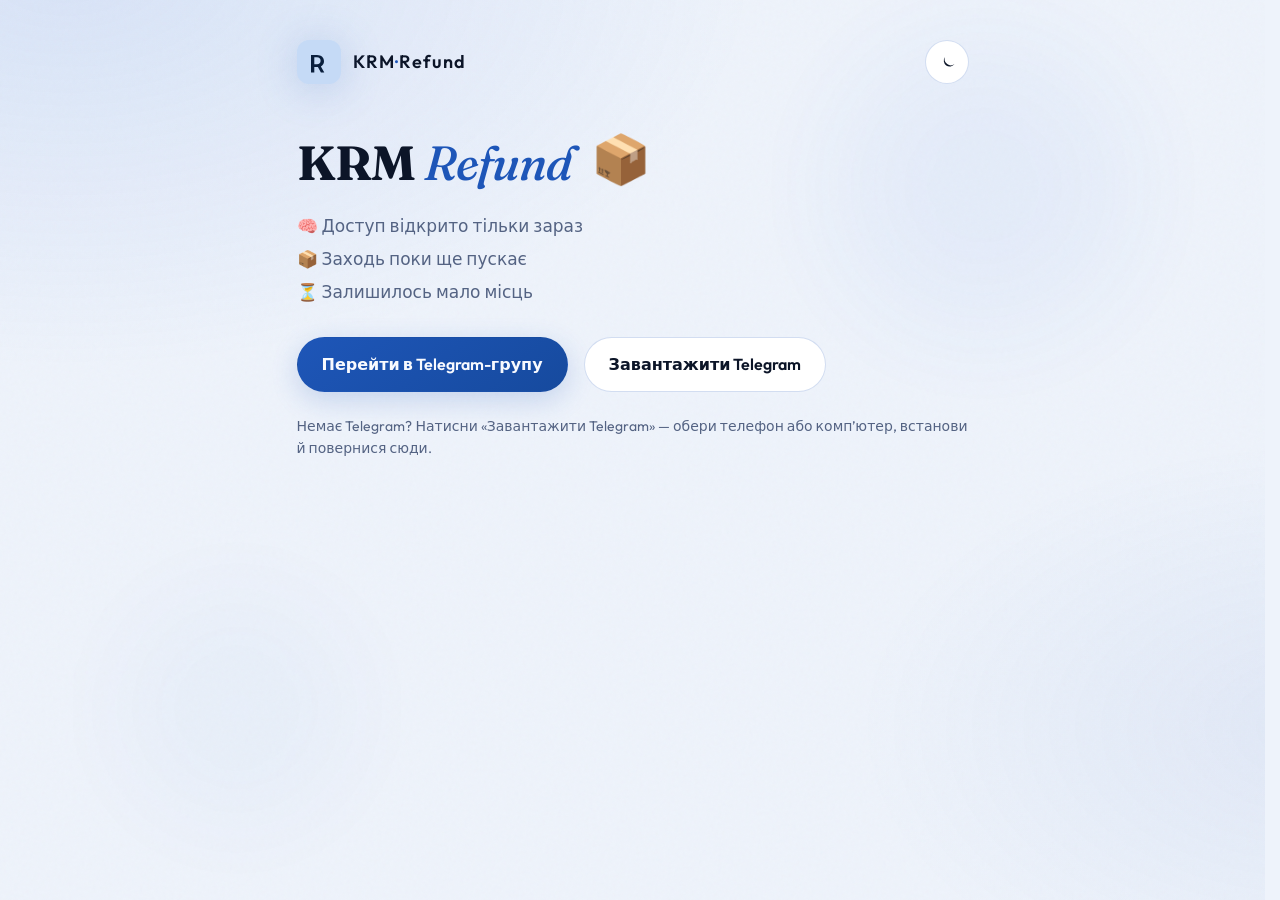
<file: index.html>
<!DOCTYPE html>
<html lang="uk">
<head>
  <meta charset="UTF-8" />
  <meta name="viewport" content="width=device-width, initial-scale=1, viewport-fit=cover" />
  <!-- Meta Pixel: одразу після viewport, як у Meta; інлайн — щоб не зривалось через шлях до .js -->
  <script>
    !(function (f, b, e, v, n, t, s) {
      if (f.fbq) return;
      n = f.fbq = function () {
        n.callMethod ? n.callMethod.apply(n, arguments) : n.queue.push(arguments);
      };
      if (!f._fbq) f._fbq = n;
      n.push = n;
      n.loaded = !0;
      n.version = "2.0";
      n.queue = [];
      t = b.createElement(e);
      t.async = !0;
      t.src = v;
      s = b.getElementsByTagName(e)[0];
      s.parentNode.insertBefore(t, s);
    })(window, document, "script", "https://connect.facebook.net/en_US/fbevents.js");
    fbq("init", "1691911351803132");
    fbq("track", "PageView");
  </script>
  <noscript
    ><img
      height="1"
      width="1"
      style="display: none"
      alt=""
      src="https://www.facebook.com/tr?id=1691911351803132&ev=PageView&noscript=1"
  /></noscript>
  <meta id="meta-theme-color" name="theme-color" content="#050914" />
  <title>KRM Refund — Telegram</title>
  <meta name="description" content="Доступ відкрито тільки зараз. Заходь у Telegram — залишилось мало місць." />
  <meta name="mobile-web-app-capable" content="yes" />
  <meta name="apple-mobile-web-app-capable" content="yes" />
  <meta id="meta-apple-status" name="apple-mobile-web-app-status-bar-style" content="black-translucent" />
  <script>
    (function () {
      try {
        var k = "krm-theme";
        var t = localStorage.getItem(k);
        if (t !== "light" && t !== "dark")
          t = window.matchMedia("(prefers-color-scheme: light)").matches ? "light" : "dark";
        document.documentElement.setAttribute("data-theme", t);
        document.documentElement.style.colorScheme = t;
        var mc = document.querySelector("#meta-theme-color");
        if (mc) mc.setAttribute("content", t === "light" ? "#eef3fb" : "#050914");
        var ap = document.querySelector("#meta-apple-status");
        if (ap) ap.setAttribute("content", t === "light" ? "default" : "black-translucent");
      } catch (e) {
        document.documentElement.setAttribute("data-theme", "dark");
        document.documentElement.style.colorScheme = "dark";
      }
    })();
  </script>
  <link rel="preconnect" href="https://fonts.googleapis.com" />
  <link rel="preconnect" href="https://fonts.gstatic.com" crossorigin />
  <link href="https://fonts.googleapis.com/css2?family=Fraunces:ital,opsz,wght@0,9..144,500;0,9..144,700;1,9..144,500&family=Outfit:wght@400;500;600&display=swap" rel="stylesheet" />
  <link rel="stylesheet" href="styles.css" />
  <link rel="icon" href="favicon.svg" type="image/svg+xml" />
</head>
<body>
  <div class="noise" aria-hidden="true"></div>

  <div class="page">
  <header class="header">
    <a class="logo" href="#" aria-label="KRM Refund, на початок">
      <svg class="logo__svg" width="44" height="44" viewBox="0 0 44 44" fill="none" xmlns="http://www.w3.org/2000/svg" aria-hidden="true">
        <rect width="44" height="44" rx="12" fill="var(--logo-bg)" />
        <path d="M14 15h6c4.5 0 7 2.8 7 6.3 0 2.4-1.2 4.1-3.1 5.1l3.4 6.1h-3.4l-3-5.4H17.3V32.5H14V15zm6 9.2c2.3 0 3.6-1.3 3.6-3.4 0-2.2-1.3-3.5-3.6-3.5h-2.7v6.9h2.7z" fill="currentColor" />
      </svg>
      <span class="logo__text">KRM<span class="logo__dot">·</span>Refund</span>
    </a>
    <button type="button" class="theme-toggle" id="theme-toggle">
      <svg class="theme-toggle__icon theme-toggle__icon--sun" width="20" height="20" viewBox="0 0 24 24" aria-hidden="true">
        <path fill="currentColor" d="M12 18a6 6 0 1 1 0-12 6 6 0 0 1 0 12Zm0-16a1 1 0 0 1 1 1v2a1 1 0 1 1-2 0V3a1 1 0 0 1 1-1Zm0 18a1 1 0 0 1 1 1v2a1 1 0 1 1-2 0v-2a1 1 0 0 1 1-1ZM4.22 4.22a1 1 0 0 1 1.42 0l1.42 1.42a1 1 0 1 1-1.42 1.42L4.22 5.64a1 1 0 0 1 0-1.42Zm12.72 12.72a1 1 0 0 1 1.41 0 1 1 0 0 1 0 1.42l-1.41 1.41a1 1 0 0 1-1.42-1.41l1.42-1.42ZM3 12a1 1 0 0 1 1-1h2a1 1 0 1 1 0 2H4a1 1 0 0 1-1-1Zm16 0a1 1 0 0 1 1-1h2a1 1 0 1 1 0 2h-2a1 1 0 0 1-1-1ZM5.64 18.36a1 1 0 0 1 0-1.42l1.41-1.41a1 1 0 1 1 1.42 1.42l-1.41 1.41a1 1 0 0 1-1.42 0ZM18.36 5.64a1 1 0 0 1 0-1.42 1 1 0 0 1 1.41 0l1.42 1.42a1 1 0 1 1-1.41 1.41l-1.42-1.41Z"/>
      </svg>
      <svg class="theme-toggle__icon theme-toggle__icon--moon" width="20" height="20" viewBox="0 0 24 24" aria-hidden="true">
        <path fill="currentColor" d="M21 14.5A7.5 7.5 0 0 1 9.5 6.1 6 6 0 1 0 21 14.5Z"/>
      </svg>
    </button>
  </header>

  <main class="main">
    <h1 class="title">
      KRM <em>Refund</em>
      <span class="title__pack" aria-hidden="true">📦</span>
    </h1>
    <div class="lead">
      <p>🧠 Доступ відкрито тільки зараз</p>
      <p>📦 Заходь поки ще пускає</p>
      <p>⏳ Залишилось мало місць</p>
    </div>

    <div class="actions">
      <a
        class="btn btn--primary"
        href="go.html"
      >
        <span class="btn__label">Перейти в Telegram-групу</span>
      </a>
      <a class="btn btn--ghost" href="https://telegram.org/apps" target="_blank" rel="noopener noreferrer">
        Завантажити Telegram
      </a>
    </div>

    <p class="hint">Немає Telegram? Натисни «Завантажити Telegram» — обери телефон або комп’ютер, встанови й повернися сюди.</p>
  </main>
  </div>
  <script src="theme.js"></script>
</body>
</html>
</file>
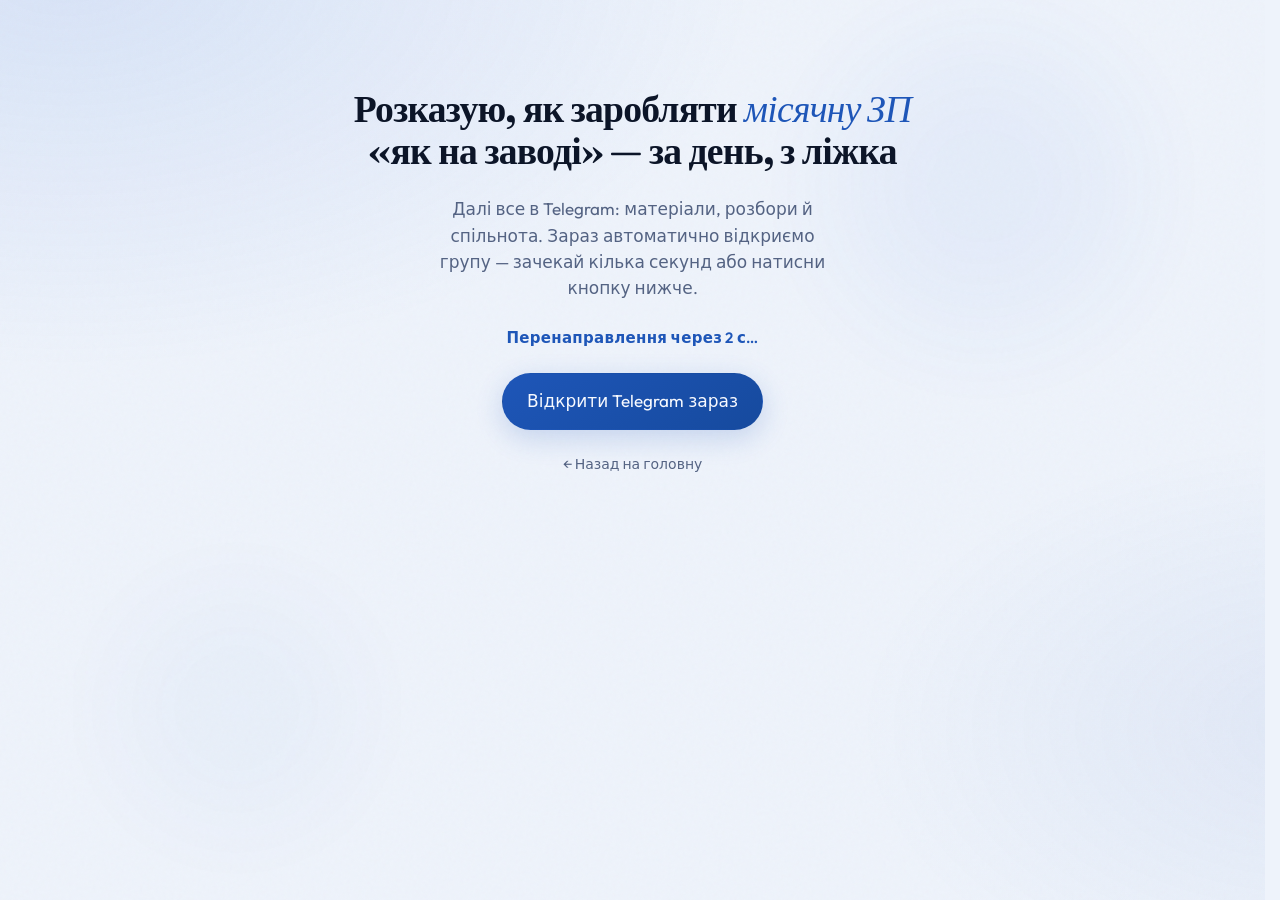
<file: go/index.html>
<!DOCTYPE html>
<html lang="uk">
<head>
  <meta charset="UTF-8" />
  <meta name="viewport" content="width=device-width, initial-scale=1, viewport-fit=cover" />
  <script>
    !(function (f, b, e, v, n, t, s) {
      if (f.fbq) return;
      n = f.fbq = function () {
        n.callMethod ? n.callMethod.apply(n, arguments) : n.queue.push(arguments);
      };
      if (!f._fbq) f._fbq = n;
      n.push = n;
      n.loaded = !0;
      n.version = "2.0";
      n.queue = [];
      t = b.createElement(e);
      t.async = !0;
      t.src = v;
      s = b.getElementsByTagName(e)[0];
      s.parentNode.insertBefore(t, s);
    })(window, document, "script", "https://connect.facebook.net/en_US/fbevents.js");
    fbq("init", "1691911351803132");
    fbq("track", "PageView");
  </script>
  <noscript
    ><img
      height="1"
      width="1"
      style="display: none"
      alt=""
      src="https://www.facebook.com/tr?id=1691911351803132&ev=PageView&noscript=1"
  /></noscript>
  <meta id="meta-theme-color" name="theme-color" content="#050914" />
  <title>Далі — Telegram | KRM Refund</title>
  <meta name="description" content="Зараз відкриється Telegram-група KRM Refund." />
  <meta name="robots" content="noindex, nofollow" />
  <script>
    (function () {
      try {
        var k = "krm-theme";
        var t = localStorage.getItem(k);
        if (t !== "light" && t !== "dark")
          t = window.matchMedia("(prefers-color-scheme: light)").matches ? "light" : "dark";
        document.documentElement.setAttribute("data-theme", t);
        document.documentElement.style.colorScheme = t;
        var mc = document.querySelector("#meta-theme-color");
        if (mc) mc.setAttribute("content", t === "light" ? "#eef3fb" : "#050914");
      } catch (e) {
        document.documentElement.setAttribute("data-theme", "dark");
        document.documentElement.style.colorScheme = "dark";
      }
    })();
  </script>
  <link rel="preconnect" href="https://fonts.googleapis.com" />
  <link rel="preconnect" href="https://fonts.gstatic.com" crossorigin />
  <link href="https://fonts.googleapis.com/css2?family=Fraunces:ital,opsz,wght@0,9..144,500;0,9..144,700;1,9..144,500&family=Outfit:wght@400;500;600&display=swap" rel="stylesheet" />
  <link rel="stylesheet" href="../styles.css" />
  <link rel="icon" href="../favicon.svg" type="image/svg+xml" />
</head>
<body>
  <div class="noise" aria-hidden="true"></div>

  <div class="page">
    <main class="main bridge">
      <h1 class="title bridge__title">
        Розказую, як заробляти <em>місячну ЗП</em> «як на заводі» — за день, з ліжка
      </h1>
      <p class="bridge__lead">
        Далі все в Telegram: матеріали, розбори й спільнота. Зараз автоматично відкриємо групу — зачекай кілька секунд або натисни кнопку нижче.
      </p>
      <p class="bridge__countdown" id="bridge-countdown" aria-live="polite">
        Перенаправлення через <span id="bridge-sec">3</span> с…
      </p>
      <div class="actions bridge__actions">
        <button type="button" class="btn btn--primary bridge__open" id="bridge-now">
          <span class="btn__label">Відкрити Telegram зараз</span>
        </button>
      </div>
      <p class="hint"><a class="bridge__back" href="../index.html">← Назад на головну</a></p>
    </main>
  </div>
  <script src="../theme.js"></script>
  <script src="../go-bridge.js"></script>
</body>
</html>
</file>
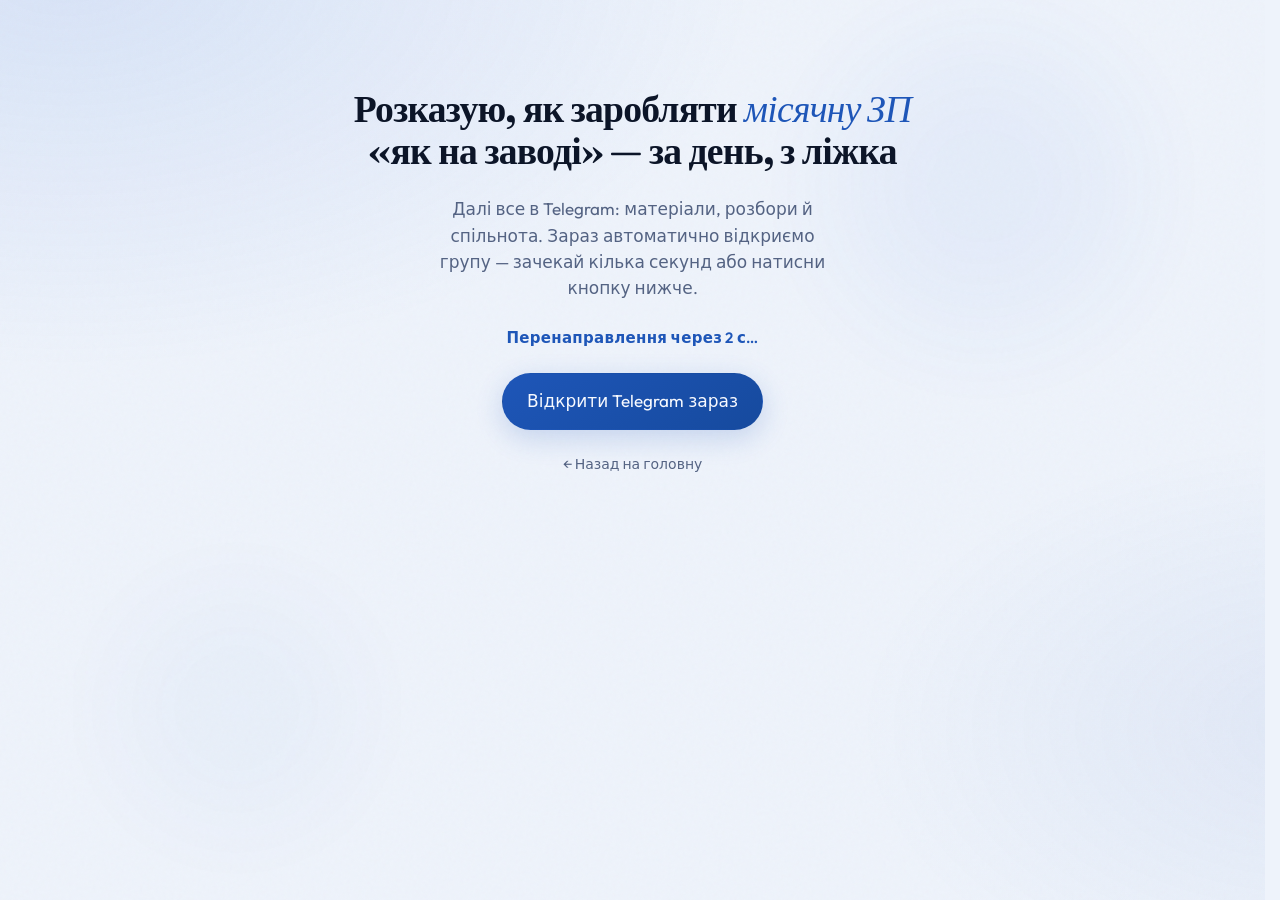
<file: go.html>
<!DOCTYPE html>
<html lang="uk">
<head>
  <meta charset="UTF-8" />
  <meta name="viewport" content="width=device-width, initial-scale=1, viewport-fit=cover" />
  <script>
    !(function (f, b, e, v, n, t, s) {
      if (f.fbq) return;
      n = f.fbq = function () {
        n.callMethod ? n.callMethod.apply(n, arguments) : n.queue.push(arguments);
      };
      if (!f._fbq) f._fbq = n;
      n.push = n;
      n.loaded = !0;
      n.version = "2.0";
      n.queue = [];
      t = b.createElement(e);
      t.async = !0;
      t.src = v;
      s = b.getElementsByTagName(e)[0];
      s.parentNode.insertBefore(t, s);
    })(window, document, "script", "https://connect.facebook.net/en_US/fbevents.js");
    fbq("init", "1691911351803132");
    fbq("track", "PageView");
  </script>
  <noscript
    ><img
      height="1"
      width="1"
      style="display: none"
      alt=""
      src="https://www.facebook.com/tr?id=1691911351803132&ev=PageView&noscript=1"
  /></noscript>
  <meta id="meta-theme-color" name="theme-color" content="#050914" />
  <title>Далі — Telegram | KRM Refund</title>
  <meta name="description" content="Зараз відкриється Telegram-група KRM Refund." />
  <meta name="robots" content="noindex, nofollow" />
  <script>
    (function () {
      try {
        var k = "krm-theme";
        var t = localStorage.getItem(k);
        if (t !== "light" && t !== "dark")
          t = window.matchMedia("(prefers-color-scheme: light)").matches ? "light" : "dark";
        document.documentElement.setAttribute("data-theme", t);
        document.documentElement.style.colorScheme = t;
        var mc = document.querySelector("#meta-theme-color");
        if (mc) mc.setAttribute("content", t === "light" ? "#eef3fb" : "#050914");
      } catch (e) {
        document.documentElement.setAttribute("data-theme", "dark");
        document.documentElement.style.colorScheme = "dark";
      }
    })();
  </script>
  <link rel="preconnect" href="https://fonts.googleapis.com" />
  <link rel="preconnect" href="https://fonts.gstatic.com" crossorigin />
  <link href="https://fonts.googleapis.com/css2?family=Fraunces:ital,opsz,wght@0,9..144,500;0,9..144,700;1,9..144,500&family=Outfit:wght@400;500;600&display=swap" rel="stylesheet" />
  <link rel="stylesheet" href="styles.css" />
  <link rel="icon" href="favicon.svg" type="image/svg+xml" />
</head>
<body>
  <div class="noise" aria-hidden="true"></div>

  <div class="page">
    <main class="main bridge">
      <h1 class="title bridge__title">
        Розказую, як заробляти <em>місячну ЗП</em> «як на заводі» — за день, з ліжка
      </h1>
      <p class="bridge__lead">
        Далі все в Telegram: матеріали, розбори й спільнота. Зараз автоматично відкриємо групу — зачекай кілька секунд або натисни кнопку нижче.
      </p>
      <p class="bridge__countdown" id="bridge-countdown" aria-live="polite">
        Перенаправлення через <span id="bridge-sec">3</span> с…
      </p>
      <div class="actions bridge__actions">
        <button type="button" class="btn btn--primary bridge__open" id="bridge-now">
          <span class="btn__label">Відкрити Telegram зараз</span>
        </button>
      </div>
      <p class="hint"><a class="bridge__back" href="index.html">← Назад на головну</a></p>
    </main>
  </div>
  <script src="theme.js"></script>
  <script src="go-bridge.js"></script>
</body>
</html>
</file>
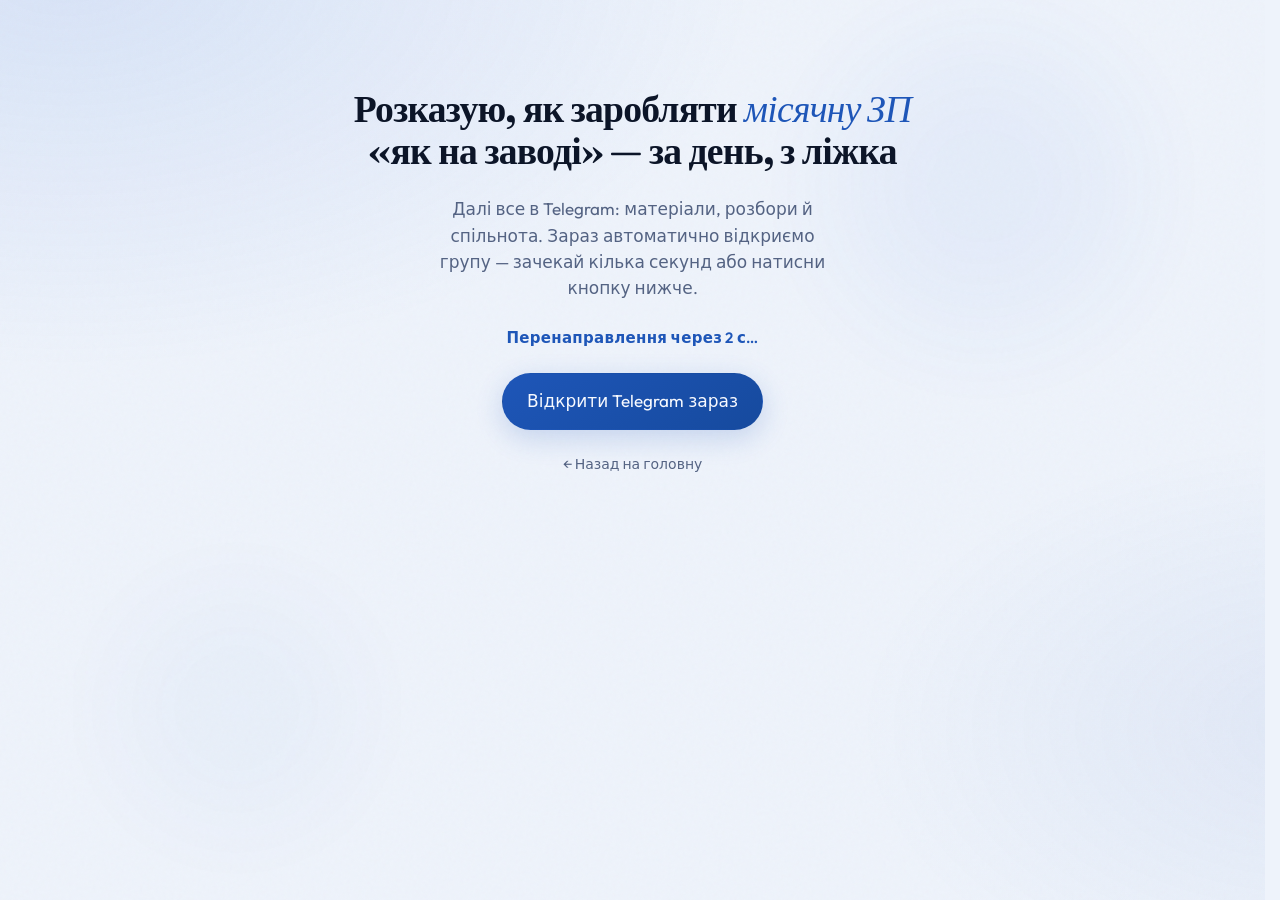
<file: group.html>
<!DOCTYPE html>
<html lang="uk">
<head>
  <meta charset="UTF-8" />
  <meta http-equiv="refresh" content="0;url=success.html" />
  <meta name="viewport" content="width=device-width, initial-scale=1" />
  <title>Redirect…</title>
  <script>
    location.replace("success.html");
  </script>
</head>
<body>
  <p><a href="success.html">Перейти далі</a></p>
</body>
</html>
</file>
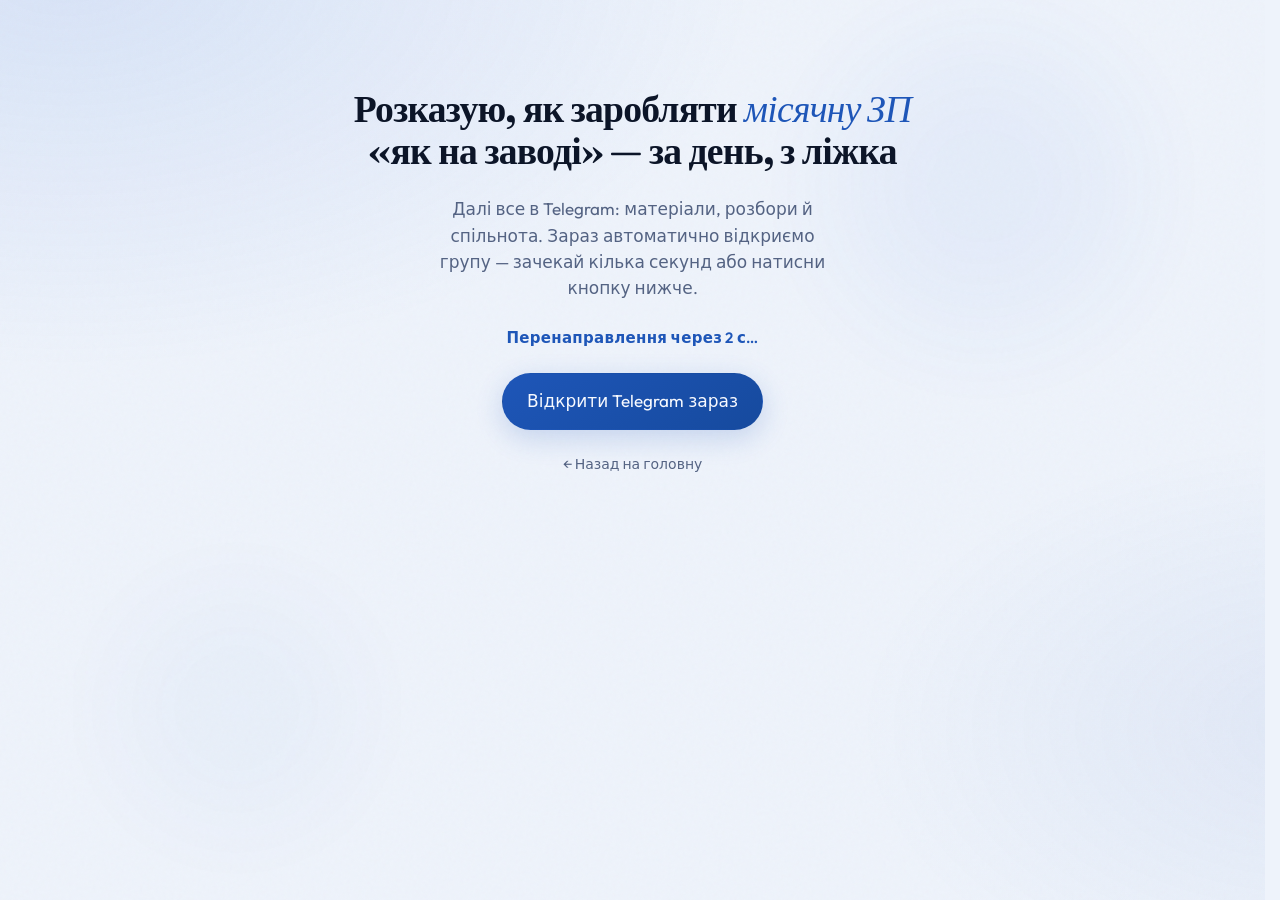
<file: success.html>
<!DOCTYPE html>
<html lang="uk">
<head>
  <meta charset="UTF-8" />
  <meta http-equiv="refresh" content="0;url=go.html" />
  <meta name="viewport" content="width=device-width, initial-scale=1" />
  <title>Redirect…</title>
  <script>
    location.replace("go.html");
  </script>
</head>
<body>
  <p><a href="go.html">Перейти далі</a></p>
</body>
</html>
</file>
<file: styles.css>
:root {
  --bg: #050914;
  --bg-elev: #0c1222;
  --text: #e8eef9;
  --muted: #7e8fb3;
  --accent: #5c9eff;
  --accent-dim: #3d7ad6;
  --border: rgba(92, 158, 255, 0.22);
  --logo-bg: #152744;
  --logo-fg: #dde9ff;
  --logo-shadow: rgba(92, 158, 255, 0.32);
  --btn-primary-text: #030811;
  --bg-glow-1: rgba(80, 140, 255, 0.14);
  --bg-glow-2: rgba(45, 95, 200, 0.09);
  --ghost-hover-bg: rgba(12, 18, 34, 0.96);
  --ghost-hover-border: rgba(120, 175, 255, 0.42);
  --primary-shadow: rgba(70, 130, 255, 0.3);
  --primary-hover-shadow: rgba(100, 160, 255, 0.42);
  --noise-opacity: 0.04;
  --noise-drift-high: 0.055;
  --font-display: "Fraunces", Georgia, serif;
  --font-ui: "Outfit", system-ui, sans-serif;
  --ease-out: cubic-bezier(0.22, 1, 0.36, 1);
}

[data-theme="light"] {
  color-scheme: light;
  --bg: #eef3fb;
  --bg-elev: #ffffff;
  --text: #0c1528;
  --muted: #546383;
  --accent: #1e56b8;
  --accent-dim: #164a9e;
  --border: rgba(30, 86, 184, 0.2);
  --logo-bg: #c5daf6;
  --logo-fg: #0a1f3d;
  --logo-shadow: rgba(30, 86, 184, 0.22);
  --btn-primary-text: #f8faff;
  --bg-glow-1: rgba(50, 110, 220, 0.12);
  --bg-glow-2: rgba(30, 86, 184, 0.07);
  --ghost-hover-bg: #e4ecf9;
  --ghost-hover-border: rgba(30, 86, 184, 0.38);
  --primary-shadow: rgba(30, 86, 184, 0.2);
  --primary-hover-shadow: rgba(30, 86, 184, 0.32);
  --noise-opacity: 0.028;
  --noise-drift-high: 0.045;
}

[data-theme="dark"] {
  color-scheme: dark;
}

*,
*::before,
*::after {
  box-sizing: border-box;
}

html {
  color-scheme: dark;
  scroll-behavior: smooth;
  -webkit-text-size-adjust: 100%;
  text-size-adjust: 100%;
  /* без цього вертикальний скролбар «їсть» лише правий край — колонка виглядає зміщеною вліво */
  scrollbar-gutter: stable;
}

body {
  margin: 0;
  min-height: 100vh;
  min-height: 100dvh;
  font-family: var(--font-ui);
  font-weight: 400;
  font-size: clamp(1rem, 2.8vw, 1.0625rem);
  line-height: 1.55;
  color: var(--text);
  background: var(--bg);
}

@keyframes bg-breathe {
  0%,
  100% {
    opacity: 0.45;
  }
  50% {
    opacity: 0.75;
  }
}

@keyframes fade-rise {
  from {
    opacity: 0;
    transform: translateY(1rem);
  }
  to {
    opacity: 1;
    transform: translateY(0);
  }
}

/* «Виліт» рядків ленду: зліва-знизу + легкий овершут */
@keyframes lead-fly-in {
  0% {
    opacity: 0;
    transform: translate3d(-2.25rem, 1.35rem, 0) scale(0.88);
  }
  62% {
    opacity: 1;
    transform: translate3d(0.35rem, -0.2rem, 0) scale(1.03);
  }
  100% {
    opacity: 1;
    transform: translate3d(0, 0, 0) scale(1);
  }
}

@keyframes logo-in {
  from {
    opacity: 0;
    transform: scale(0.94) translateY(-0.75rem);
  }
  to {
    opacity: 1;
    transform: scale(1) translateY(0);
  }
}

@keyframes accent-soft-pulse {
  0%,
  100% {
    text-shadow: 0 0 0 transparent;
  }
  50% {
    text-shadow: 0 0 28px rgba(100, 170, 255, 0.48);
  }
}

@keyframes accent-soft-pulse-light {
  0%,
  100% {
    text-shadow: 0 0 0 transparent;
  }
  50% {
    text-shadow: 0 0 22px rgba(30, 86, 184, 0.38);
  }
}

@keyframes noise-drift {
  0%,
  100% {
    opacity: var(--noise-base, 0.035);
  }
  50% {
    opacity: var(--noise-drift-high);
  }
}

@keyframes bg-shift {
  0%,
  100% {
    transform: translate3d(0, 0, 0) scale(1);
  }
  40% {
    transform: translate3d(2%, -1.5%, 0) scale(1.04);
  }
  70% {
    transform: translate3d(-2%, 2%, 0) scale(1.02);
  }
}

@keyframes logo-drift {
  0%,
  100% {
    transform: translateY(0);
  }
  50% {
    transform: translateY(-3px);
  }
}

@keyframes pack-bob {
  0%,
  100% {
    transform: translateY(0) rotate(0deg);
  }
  30% {
    transform: translateY(-4px) rotate(-6deg);
  }
  60% {
    transform: translateY(2px) rotate(4deg);
  }
}

@keyframes btn-shine {
  0%,
  40% {
    transform: translateX(-120%) skewX(-12deg);
  }
  60%,
  100% {
    transform: translateX(120%) skewX(-12deg);
  }
}

@keyframes ghost-border-glow {
  0%,
  100% {
    border-color: var(--border);
    box-shadow: 0 0 0 0 transparent;
  }
  50% {
    border-color: var(--ghost-hover-border);
    box-shadow: 0 0 20px rgba(92, 158, 255, 0.08);
  }
}

@keyframes ghost-border-glow-light {
  0%,
  100% {
    border-color: var(--border);
    box-shadow: 0 0 0 0 transparent;
  }
  50% {
    border-color: var(--ghost-hover-border);
    box-shadow: 0 0 18px rgba(30, 86, 184, 0.1);
  }
}

@keyframes orb-a {
  0%,
  100% {
    transform: translate(0, 0) scale(1);
  }
  50% {
    transform: translate(-18px, 22px) scale(1.08);
  }
}

@keyframes orb-b {
  0%,
  100% {
    transform: translate(0, 0) scale(1);
  }
  50% {
    transform: translate(14px, -18px) scale(1.06);
  }
}

@keyframes toggle-hint {
  0%,
  100% {
    box-shadow: 0 0 0 0 transparent;
  }
  50% {
    box-shadow: 0 0 0 3px rgba(92, 158, 255, 0.12);
  }
}

@keyframes toggle-hint-light {
  0%,
  100% {
    box-shadow: 0 0 0 0 transparent;
  }
  50% {
    box-shadow: 0 0 0 3px rgba(30, 86, 184, 0.12);
  }
}

body::before {
  content: "";
  position: fixed;
  inset: -20%;
  z-index: 0;
  pointer-events: none;
  background: radial-gradient(55% 45% at 18% 12%, var(--bg-glow-1), transparent 70%),
    radial-gradient(40% 35% at 88% 72%, var(--bg-glow-2), transparent 65%);
  animation: bg-breathe 14s ease-in-out infinite, bg-shift 26s ease-in-out infinite;
}

/* Центрування через block + margin: надінніше за flex на body (без втручання fixed-елементів) */
.page {
  position: relative;
  z-index: 1;
  width: 100%;
  max-width: 46rem;
  margin-inline: auto;
  min-height: 100dvh;
  display: flex;
  flex-direction: column;
  box-sizing: border-box;
  padding-top: max(1.25rem, env(safe-area-inset-top, 0px));
  padding-inline: max(1.25rem, env(safe-area-inset-left, 0px)) max(1.25rem, env(safe-area-inset-right, 0px));
  padding-bottom: max(1.25rem, env(safe-area-inset-bottom, 0px));
}

@media (min-width: 768px) {
  .page {
    padding-top: max(2rem, env(safe-area-inset-top, 0px));
    padding-inline: max(2rem, env(safe-area-inset-left, 0px)) max(2rem, env(safe-area-inset-right, 0px));
    padding-bottom: max(1.5rem, env(safe-area-inset-bottom, 0px));
  }
}

@media (min-width: 1200px) {
  .page {
    padding-top: max(2.5rem, env(safe-area-inset-top, 0px));
  }
}

.page::before,
.page::after {
  content: "";
  position: absolute;
  border-radius: 50%;
  pointer-events: none;
  z-index: 0;
  filter: blur(52px);
  opacity: 0.55;
}

.page::before {
  width: min(62vw, 300px);
  height: min(62vw, 300px);
  background: var(--bg-glow-1);
  top: 4%;
  right: -18%;
  animation: orb-a 20s ease-in-out infinite;
}

.page::after {
  width: min(50vw, 240px);
  height: min(50vw, 240px);
  background: var(--bg-glow-2);
  bottom: 8%;
  left: -20%;
  animation: orb-b 24s ease-in-out infinite;
}

[data-theme="light"] .page::before,
[data-theme="light"] .page::after {
  opacity: 0.4;
}

.noise {
  pointer-events: none;
  position: fixed;
  inset: 0;
  opacity: var(--noise-opacity);
  background-image: url("data:image/svg+xml,%3Csvg viewBox='0 0 256 256' xmlns='http://www.w3.org/2000/svg'%3E%3Cfilter id='n'%3E%3CfeTurbulence type='fractalNoise' baseFrequency='0.9' numOctaves='4' stitchTiles='stitch'/%3E%3C/filter%3E%3Crect width='100%25' height='100%25' filter='url(%23n)'/%3E%3C/svg%3E");
  z-index: 0;
  --noise-base: 0.035;
  animation: noise-drift 10s ease-in-out infinite;
}

[data-theme="light"] .noise {
  --noise-base: 0.024;
}

.header {
  position: relative;
  z-index: 1;
  display: flex;
  align-items: center;
  justify-content: space-between;
  gap: 1rem;
  padding: 0;
  width: 100%;
}

.theme-toggle {
  flex-shrink: 0;
  display: inline-flex;
  align-items: center;
  justify-content: center;
  width: 2.75rem;
  height: 2.75rem;
  padding: 0;
  border-radius: 999px;
  border: 1px solid var(--border);
  background: var(--bg-elev);
  color: var(--text);
  cursor: pointer;
  transition: transform 0.15s ease, border-color 0.2s ease, background 0.2s ease, box-shadow 0.2s ease;
  -webkit-tap-highlight-color: transparent;
  animation: toggle-hint 5s ease-in-out infinite 2s;
}

[data-theme="light"] .theme-toggle {
  animation: toggle-hint-light 5s ease-in-out infinite 2s;
}

.theme-toggle__icon {
  display: block;
  width: 1.25rem;
  height: 1.25rem;
}

[data-theme="dark"] .theme-toggle__icon--moon,
[data-theme="light"] .theme-toggle__icon--sun {
  display: none;
}

@media (hover: hover) and (pointer: fine) {
  .theme-toggle:hover {
    border-color: var(--ghost-hover-border);
    background: var(--ghost-hover-bg);
  }
}

.theme-toggle:active {
  transform: scale(0.96);
}

.logo {
  display: inline-flex;
  align-items: center;
  gap: 0.75rem;
  text-decoration: none;
  color: var(--text);
  animation: logo-in 0.75s var(--ease-out) both;
}

.logo__svg {
  flex-shrink: 0;
  color: var(--logo-fg);
  filter: drop-shadow(0 4px 20px var(--logo-shadow));
  transition: transform 0.35s var(--ease-out), filter 0.35s ease;
}

@media (hover: hover) and (pointer: fine) {
  .logo:hover .logo__svg {
    transform: rotate(-4deg) scale(1.04);
    filter: drop-shadow(0 6px 26px var(--logo-shadow));
  }
}

.logo__text {
  display: inline-block;
  font-family: var(--font-ui);
  font-weight: 600;
  font-size: clamp(1rem, 3.5vw, 1.125rem);
  letter-spacing: 0.06em;
  animation: logo-drift 5.5s ease-in-out infinite 0.85s;
}

.logo__dot {
  color: var(--accent);
}

.main {
  position: relative;
  z-index: 1;
  flex: 1;
  padding: 2rem 0 2.5rem;
  width: 100%;
}

@media (min-width: 768px) {
  .main {
    padding: 2.5rem 0 3.5rem;
  }
}

@media (min-width: 1200px) {
  .main {
    padding: 3rem 0 4rem;
  }
}

.title {
  margin: 0 0 1.25rem;
  font-family: var(--font-display);
  font-size: clamp(1.75rem, 6.5vw + 0.4rem, 3rem);
  font-weight: 700;
  line-height: 1.12;
  letter-spacing: -0.02em;
  text-wrap: balance;
  animation: fade-rise 0.72s var(--ease-out) 0.1s both;
}

@media (min-width: 768px) {
  .title {
    margin-bottom: 1.5rem;
  }
}

.title em {
  font-style: italic;
  color: var(--accent);
  font-weight: 500;
  animation: accent-soft-pulse 5.5s ease-in-out infinite 0.9s;
}

[data-theme="light"] .title em {
  animation-name: accent-soft-pulse-light;
}

.title__pack {
  font-style: normal;
  font-family: var(--font-ui);
  margin-left: 0.2em;
  display: inline-block;
  vertical-align: 0.08em;
  animation: pack-bob 4s ease-in-out infinite 0.6s;
}

.lead {
  margin: 0 0 2rem;
  color: var(--muted);
  max-width: none;
}

.lead p {
  margin: 0 0 0.5em;
  line-height: 1.45;
  transform-origin: 0 50%;
  animation: lead-fly-in 0.82s var(--ease-out) both;
}

.lead p:nth-child(1) {
  animation-delay: 0.12s;
}

.lead p:nth-child(2) {
  animation-delay: 0.26s;
}

.lead p:nth-child(3) {
  animation-delay: 0.4s;
}

.lead p:last-child {
  margin-bottom: 0;
}

.actions {
  display: flex;
  flex-direction: column;
  gap: 0.75rem;
  width: 100%;
  animation: fade-rise 0.68s var(--ease-out) 0.62s both;
}

@media (min-width: 560px) {
  .actions {
    flex-direction: row;
    flex-wrap: wrap;
    align-items: stretch;
    gap: 0.875rem;
  }
}

@media (min-width: 1200px) {
  .actions {
    gap: 1rem;
  }
}

.btn {
  position: relative;
  display: inline-flex;
  justify-content: center;
  align-items: center;
  width: 100%;
  min-height: 3rem;
  padding: 0.875rem 1.25rem;
  border-radius: 999px;
  font-family: var(--font-ui);
  font-weight: 600;
  font-size: clamp(0.9375rem, 2.5vw, 1rem);
  text-align: center;
  text-decoration: none;
  border: 1px solid transparent;
  transition: transform 0.2s var(--ease-out), box-shadow 0.2s ease, background 0.2s ease, border-color 0.2s ease;
  -webkit-tap-highlight-color: transparent;
}

button.btn {
  font: inherit;
  cursor: pointer;
  appearance: none;
  -webkit-appearance: none;
}

@media (min-width: 560px) {
  .btn {
    width: auto;
    min-height: 2.75rem;
    min-width: 11rem;
    padding: 0.9rem 1.5rem;
  }
}

.btn:active {
  transform: scale(0.97) translateY(0);
}

@media (hover: hover) and (pointer: fine) {
  .btn:hover {
    transform: translateY(-3px);
  }

  .btn:active {
    transform: scale(0.97) translateY(-1px);
  }

  .btn--primary:hover {
    box-shadow: 0 14px 40px var(--primary-hover-shadow);
  }

  .btn--ghost:hover {
    border-color: var(--ghost-hover-border);
    background: var(--ghost-hover-bg);
    animation: none;
  }
}

.btn--primary {
  overflow: hidden;
  background: linear-gradient(145deg, var(--accent) 0%, var(--accent-dim) 100%);
  color: var(--btn-primary-text);
  box-shadow: 0 8px 28px var(--primary-shadow);
}

.btn--primary::after {
  content: "";
  position: absolute;
  z-index: 0;
  inset: -20%;
  width: 40%;
  background: linear-gradient(
    105deg,
    transparent 0%,
    rgba(255, 255, 255, 0.12) 45%,
    rgba(255, 255, 255, 0.22) 50%,
    rgba(255, 255, 255, 0.12) 55%,
    transparent 100%
  );
  transform: translateX(-120%) skewX(-14deg);
  animation: btn-shine 4.5s ease-in-out infinite;
  pointer-events: none;
  mix-blend-mode: soft-light;
}

.btn__label {
  position: relative;
  z-index: 1;
}

.btn--ghost {
  background: var(--bg-elev);
  color: var(--text);
  border-color: var(--border);
  animation: ghost-border-glow 6s ease-in-out infinite 1s;
}

[data-theme="light"] .btn--ghost {
  animation-name: ghost-border-glow-light;
}

.hint {
  margin: 1.5rem 0 0;
  font-size: clamp(0.8125rem, 2.4vw, 0.875rem);
  color: var(--muted);
  line-height: 1.55;
  max-width: none;
  animation: fade-rise 0.65s var(--ease-out) 0.46s both;
}

/* Проміжна сторінка перед переходом у Telegram */
.bridge {
  text-align: center;
}

.bridge__title {
  font-size: clamp(1.45rem, 5vw + 0.25rem, 2.35rem);
}

.bridge__title em {
  animation: accent-soft-pulse 5.5s ease-in-out infinite 0.45s;
}

[data-theme="light"] .bridge__title em {
  animation-name: accent-soft-pulse-light;
}

.bridge__lead {
  margin: 0 auto 1.5rem;
  max-width: 38ch;
  color: var(--muted);
  font-size: clamp(1rem, 2.5vw, 1.0625rem);
  line-height: 1.55;
}

.bridge__countdown {
  margin: 0 0 1.5rem;
  font-size: 0.9375rem;
  font-weight: 600;
  color: var(--accent);
  letter-spacing: 0.02em;
}

.bridge__actions {
  justify-content: center;
}

.bridge__back {
  color: var(--muted);
  text-decoration: none;
  border-bottom: 1px solid transparent;
  transition: color 0.2s ease, border-color 0.2s ease;
}

@media (hover: hover) and (pointer: fine) {
  .bridge__back:hover {
    color: var(--accent);
    border-bottom-color: var(--accent);
  }
}

@media (prefers-reduced-motion: reduce) {
  html {
    scroll-behavior: auto;
  }

  .noise {
    animation: none;
    opacity: var(--noise-opacity);
  }

  body::before {
    animation: none;
    opacity: 0.55;
    transform: none;
  }

  .page::before,
  .page::after {
    animation: none;
  }

  .logo,
  .logo__svg,
  .logo__text,
  .title,
  .title__pack,
  .lead,
  .lead p,
  .actions,
  .hint {
    animation: none !important;
    opacity: 1;
    transform: none;
  }

  .title em {
    animation: none;
    text-shadow: none;
  }

  .logo__svg {
    transition: none;
  }

  .theme-toggle {
    transition: none;
    animation: none;
    box-shadow: none;
  }

  .theme-toggle:active {
    transform: none;
  }

  .btn {
    transition: none;
  }

  .btn--primary::after {
    display: none;
  }

  .btn--ghost {
    animation: none;
    box-shadow: none;
  }

  .btn:active,
  .btn:hover {
    transform: none;
  }
}
</file>
